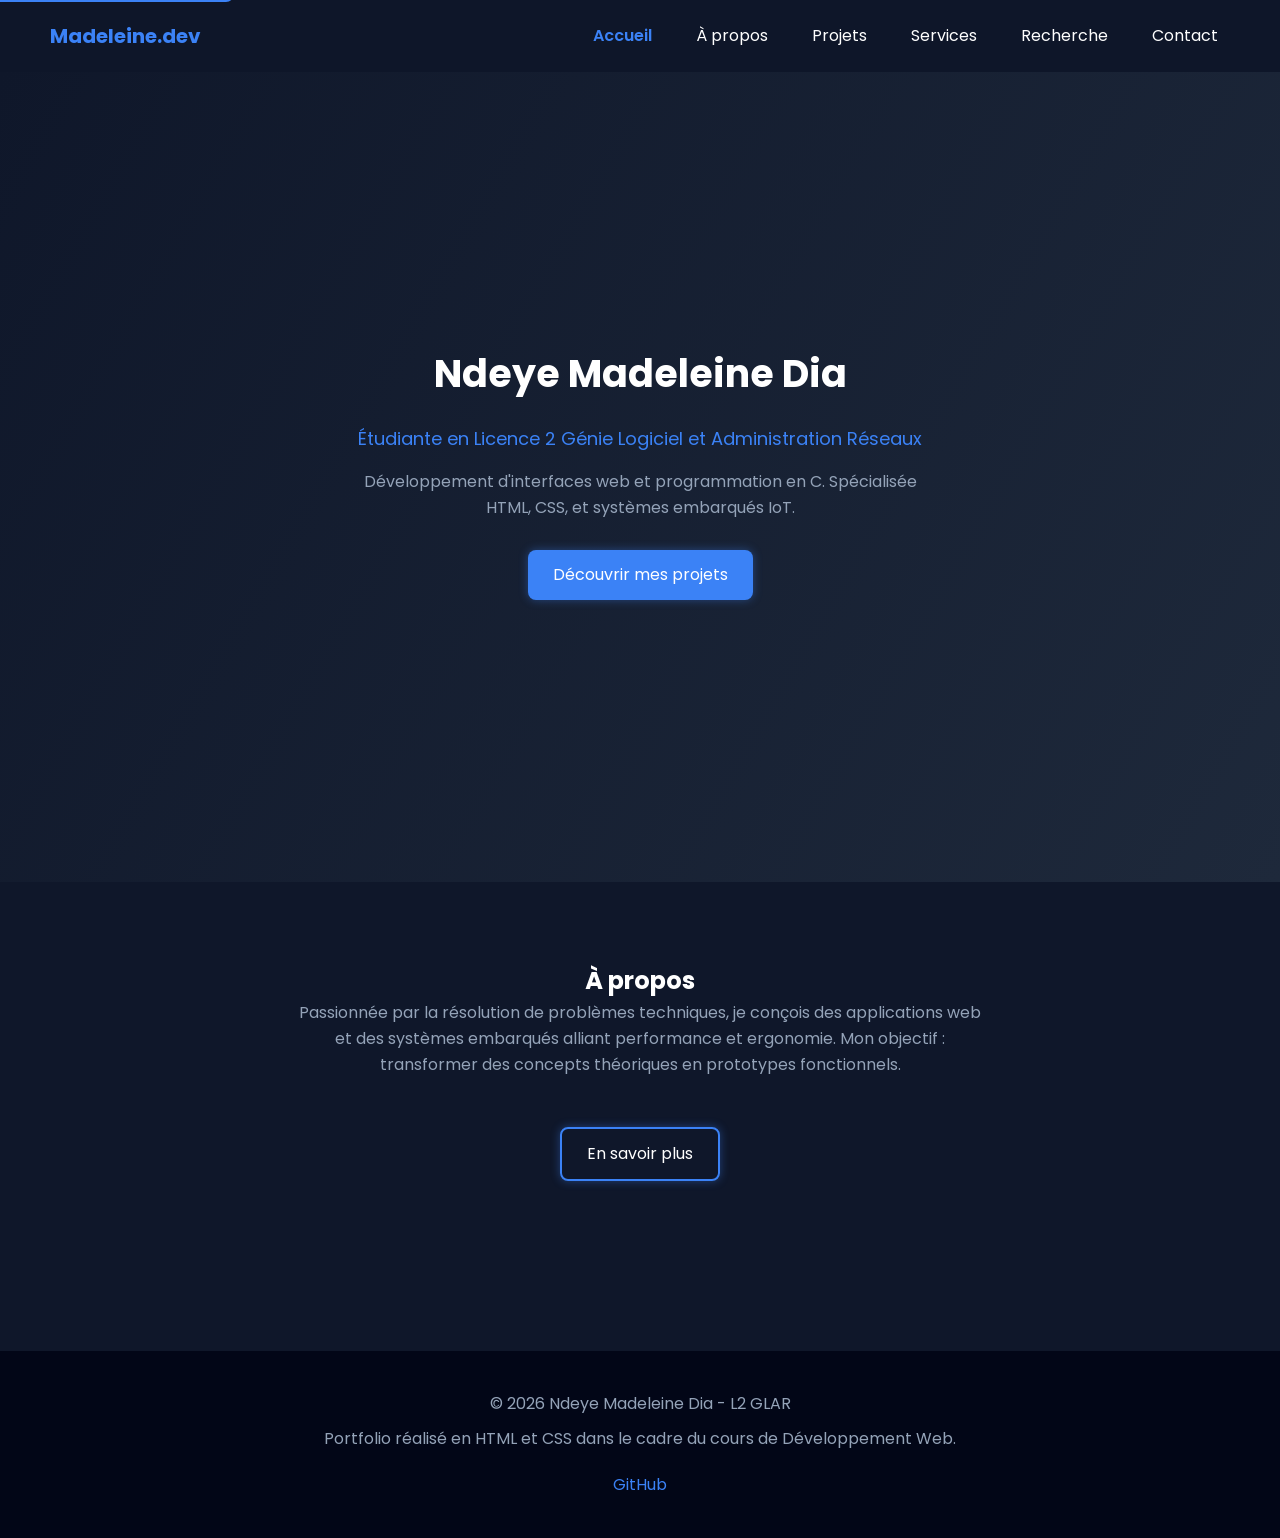
<file: index.html>
<!DOCTYPE html>
<html lang="fr">
<head>
    <meta charset="UTF-8">
    <meta name="viewport" content="width=device-width, initial-scale=1.0">
    <meta name="description" content="Portfolio de Ndeye Madeleine Dia, étudiante en L2 GLAR. Projets en C, HTML, CSS, IoT et OpenSSL.">
    <meta name="author" content="Ndeye Madeleine Dia">
    <title>Accueil - Portfolio Ndeye Madeleine Dia - L2 GLAR</title>
    <link rel="preconnect" href="https://fonts.googleapis.com">
    <link rel="preconnect" href="https://fonts.gstatic.com" crossorigin>
    <link href="https://fonts.googleapis.com/css2?family=Poppins:wght@300;400;600;700&display=swap" rel="stylesheet">
    <link rel="stylesheet" href="style.css">
</head>
<body>
    <a href="#main-content" class="skip-link">Aller au contenu principal</a>
    <header>
        <nav class="navbar" aria-label="Navigation principale">
            <a href="index.html" class="logo" aria-label="Retour à l'accueil - Madeleine.dev">Madeleine.dev</a>
            <ul>
                <li><a href="index.html" aria-current="page">Accueil</a></li>
                <li><a href="a-propos.html">À propos</a></li>
                <li><a href="projets.html">Projets</a></li>
                <li><a href="services.html">Services</a></li>
                <li><a href="recherche.html">Recherche</a></li>
                <li><a href="contact.html">Contact</a></li>
            </ul>
        </nav>
    </header>
    <main id="main-content">
        <section class="hero" aria-labelledby="hero-title">
            <h1 id="hero-title">Ndeye Madeleine Dia</h1>
            <p class="subtitle">Étudiante en Licence 2 Génie Logiciel et Administration Réseaux</p>
            <p>Développement d'interfaces web et programmation en C. Spécialisée HTML, CSS, et systèmes embarqués IoT.</p>
            <a href="projets.html" class="btn">Découvrir mes projets</a>
        </section>
        <section class="about-preview" aria-labelledby="about-title">
            <h2 id="about-title">À propos</h2>
            <p>Passionnée par la résolution de problèmes techniques, je conçois des applications web et des systèmes embarqués alliant performance et ergonomie. Mon objectif : transformer des concepts théoriques en prototypes fonctionnels.</p>
            <a href="a-propos.html" class="btn btn-secondary">En savoir plus</a>
        </section>
    </main>
    <footer>
        <p>&copy; 2026 Ndeye Madeleine Dia - L2 GLAR</p>
        <p>Portfolio réalisé en HTML et CSS dans le cadre du cours de Développement Web.</p>
        <ul class="socials" aria-label="Liens professionnels">
            <li><a href=" https://ndeye-madeleine.github.io/Ndeye-Madeleine-Madeleine-cpu.GitHub.io/">GitHub</a></li>
        </ul>
    </footer>
</body>
</html>
</file>
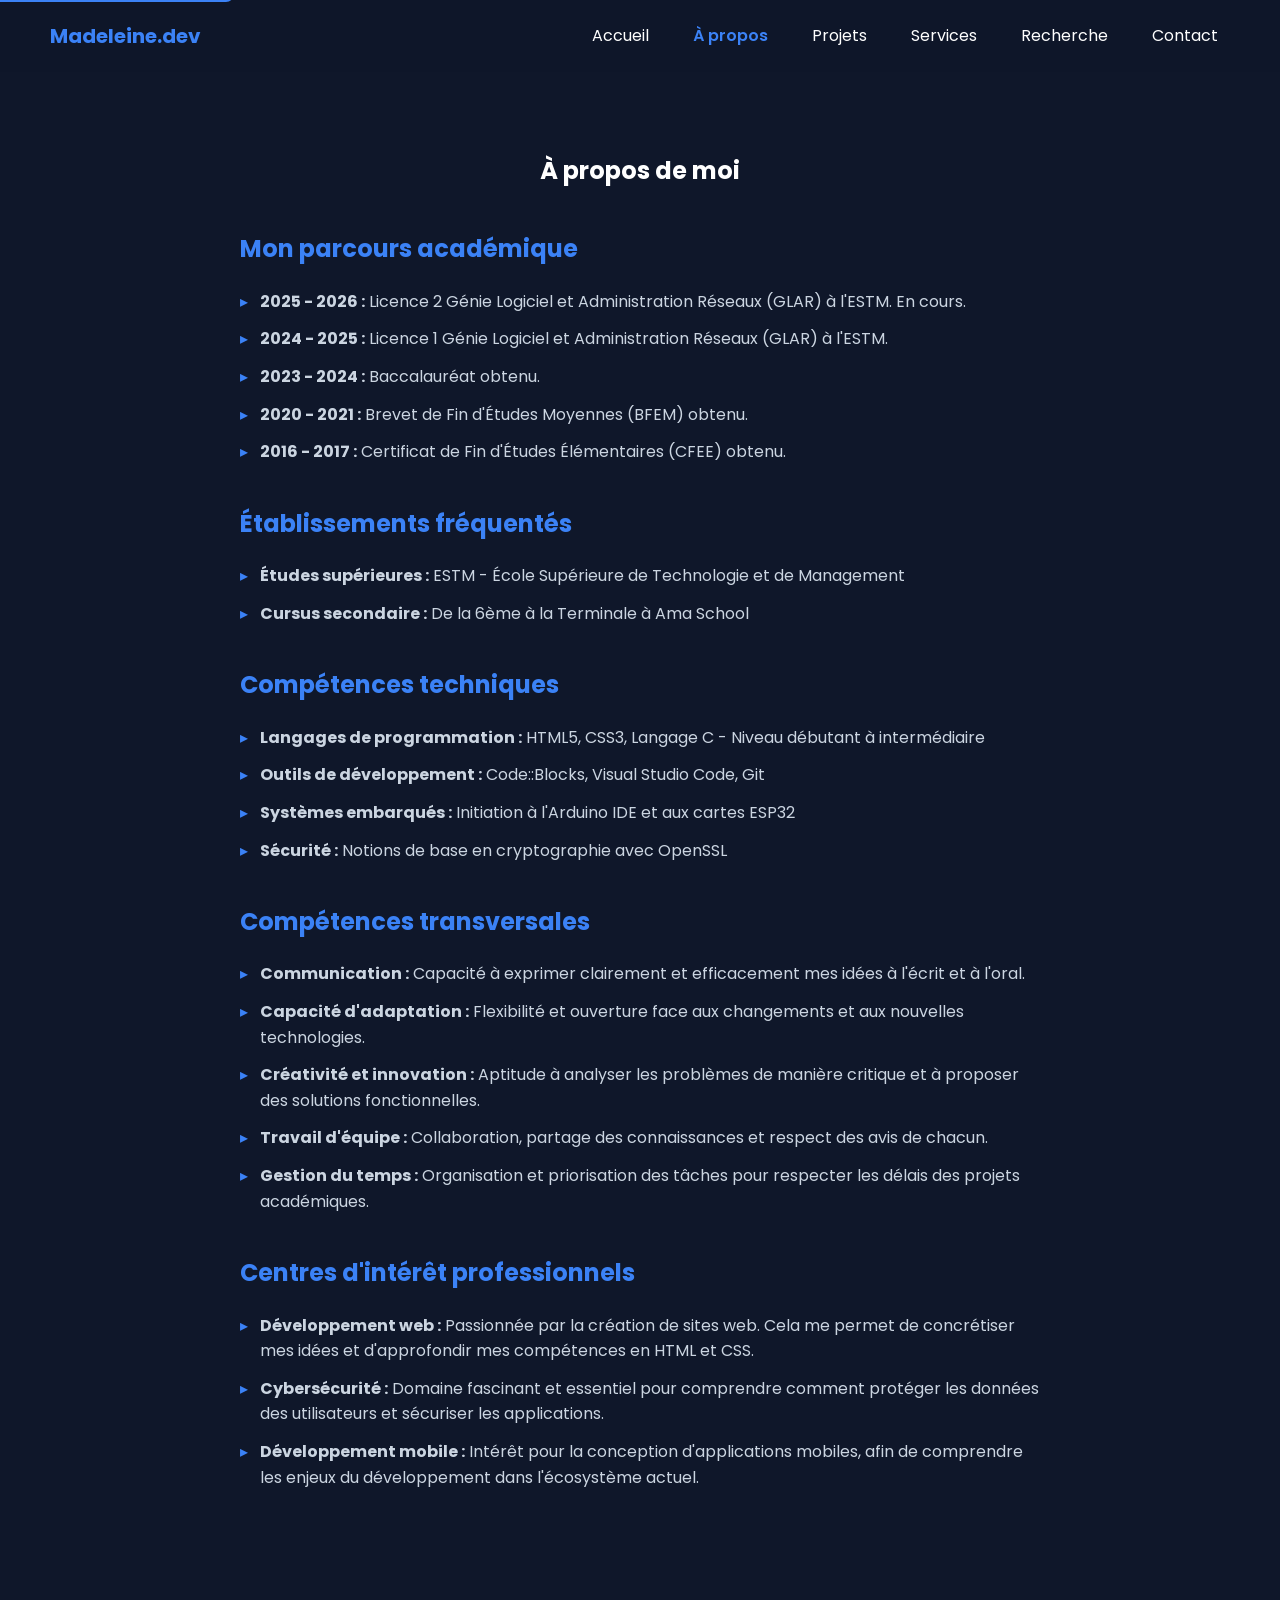
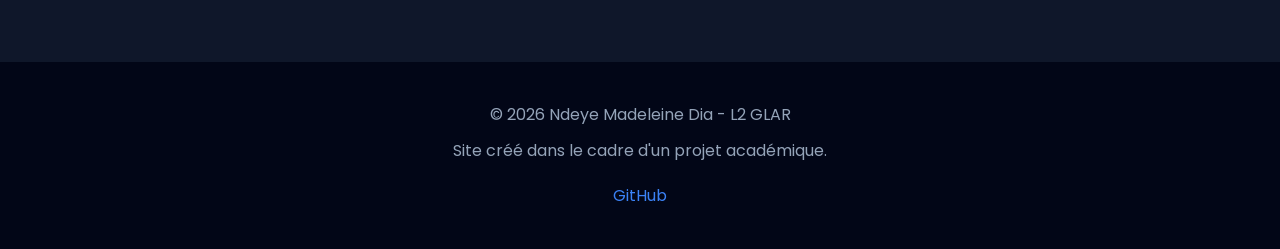
<file: a-propos.html>
<!DOCTYPE html>
<html lang="fr">
<head>
    <meta charset="UTF-8">
    <meta name="viewport" content="width=device-width, initial-scale=1.0">
    <meta name="description" content="Parcours de Ndeye Madeleine Dia, étudiante en L2 GLAR à l'ESTM. Compétences en HTML, CSS, C et IoT.">
    <meta name="author" content="Ndeye Madeleine Dia">
    <title>À propos - Portfolio Ndeye Madeleine Dia</title>
    <link rel="preconnect" href="https://fonts.googleapis.com">
    <link rel="preconnect" href="https://fonts.gstatic.com" crossorigin>
    <link href="https://fonts.googleapis.com/css2?family=Poppins:wght@300;400;600;700&display=swap" rel="stylesheet">
    <link rel="stylesheet" href="style.css">
</head>
<body>
    <a href="#main-content" class="skip-link">Aller au contenu principal</a>
    <header>
        <nav class="navbar" aria-label="Navigation principale">
            <a href="index.html" class="logo" aria-label="Retour à l'accueil - Madeleine.dev">Madeleine.dev</a>
            <ul>
                <li><a href="index.html">Accueil</a></li>
                <li><a href="a-propos.html" aria-current="page">À propos</a></li>
                <li><a href="projets.html">Projets</a></li>
                <li><a href="services.html">Services</a></li>
                <li><a href="recherche.html">Recherche</a></li>
                <li><a href="contact.html">Contact</a></li>
            </ul>
        </nav>
    </header>
    <main id="main-content">
        <section class="about" aria-labelledby="about-heading">
            <h1 id="about-heading">À propos de moi</h1>
            <article class="about-content">
                <h2>Mon parcours académique</h2>
                <ul class="timeline">
                    <li><strong>2025 - 2026 :</strong> Licence 2 Génie Logiciel et Administration Réseaux (GLAR) à l'ESTM. En cours.</li>
                    <li><strong>2024 - 2025 :</strong> Licence 1 Génie Logiciel et Administration Réseaux (GLAR) à l'ESTM.</li>
                    <li><strong>2023 - 2024 :</strong> Baccalauréat obtenu.</li>
                    <li><strong>2020 - 2021 :</strong> Brevet de Fin d'Études Moyennes (BFEM) obtenu.</li>
                    <li><strong>2016 - 2017 :</strong> Certificat de Fin d'Études Élémentaires (CFEE) obtenu.</li>
                </ul>
                <h2>Établissements fréquentés</h2>
                <ul>
                    <li><strong>Études supérieures :</strong> ESTM - École Supérieure de Technologie et de Management</li>
                    <li><strong>Cursus secondaire :</strong> De la 6ème à la Terminale à Ama School</li>
                </ul>
                <h2>Compétences techniques</h2>
                <ul class="skills-list">
                    <li><strong>Langages de programmation :</strong> HTML5, CSS3, Langage C - Niveau débutant à intermédiaire</li>
                    <li><strong>Outils de développement :</strong> Code::Blocks, Visual Studio Code, Git</li>
                    <li><strong>Systèmes embarqués :</strong> Initiation à l'Arduino IDE et aux cartes ESP32</li>
                    <li><strong>Sécurité :</strong> Notions de base en cryptographie avec OpenSSL</li>
                </ul>
                <h2>Compétences transversales</h2>
                <ul class="skills-list">
                    <li><strong>Communication :</strong> Capacité à exprimer clairement et efficacement mes idées à l'écrit et à l'oral.</li>
                    <li><strong>Capacité d'adaptation :</strong> Flexibilité et ouverture face aux changements et aux nouvelles technologies.</li>
                    <li><strong>Créativité et innovation :</strong> Aptitude à analyser les problèmes de manière critique et à proposer des solutions fonctionnelles.</li>
                    <li><strong>Travail d'équipe :</strong> Collaboration, partage des connaissances et respect des avis de chacun.</li>
                    <li><strong>Gestion du temps :</strong> Organisation et priorisation des tâches pour respecter les délais des projets académiques.</li>
                </ul>
                <h2>Centres d'intérêt professionnels</h2>
                <ul>
                    <li><strong>Développement web :</strong> Passionnée par la création de sites web. Cela me permet de concrétiser mes idées et d'approfondir mes compétences en HTML et CSS.</li>
                    <li><strong>Cybersécurité :</strong> Domaine fascinant et essentiel pour comprendre comment protéger les données des utilisateurs et sécuriser les applications.</li>
                    <li><strong>Développement mobile :</strong> Intérêt pour la conception d'applications mobiles, afin de comprendre les enjeux du développement dans l'écosystème actuel.</li>
                </ul>
            </article>
        </section>
    </main>
    <footer>
        <p>&copy; 2026 Ndeye Madeleine Dia - L2 GLAR</p>
        <p>Site créé dans le cadre d'un projet académique.</p>
        <ul class="socials" aria-label="Liens professionnels">
            <li><a href=" https://ndeye-madeleine.github.io/Ndeye-Madeleine-Madeleine-cpu.GitHub.io/">GitHub</a></li>
        </ul>
    </footer>
</body>
</html>
</file>
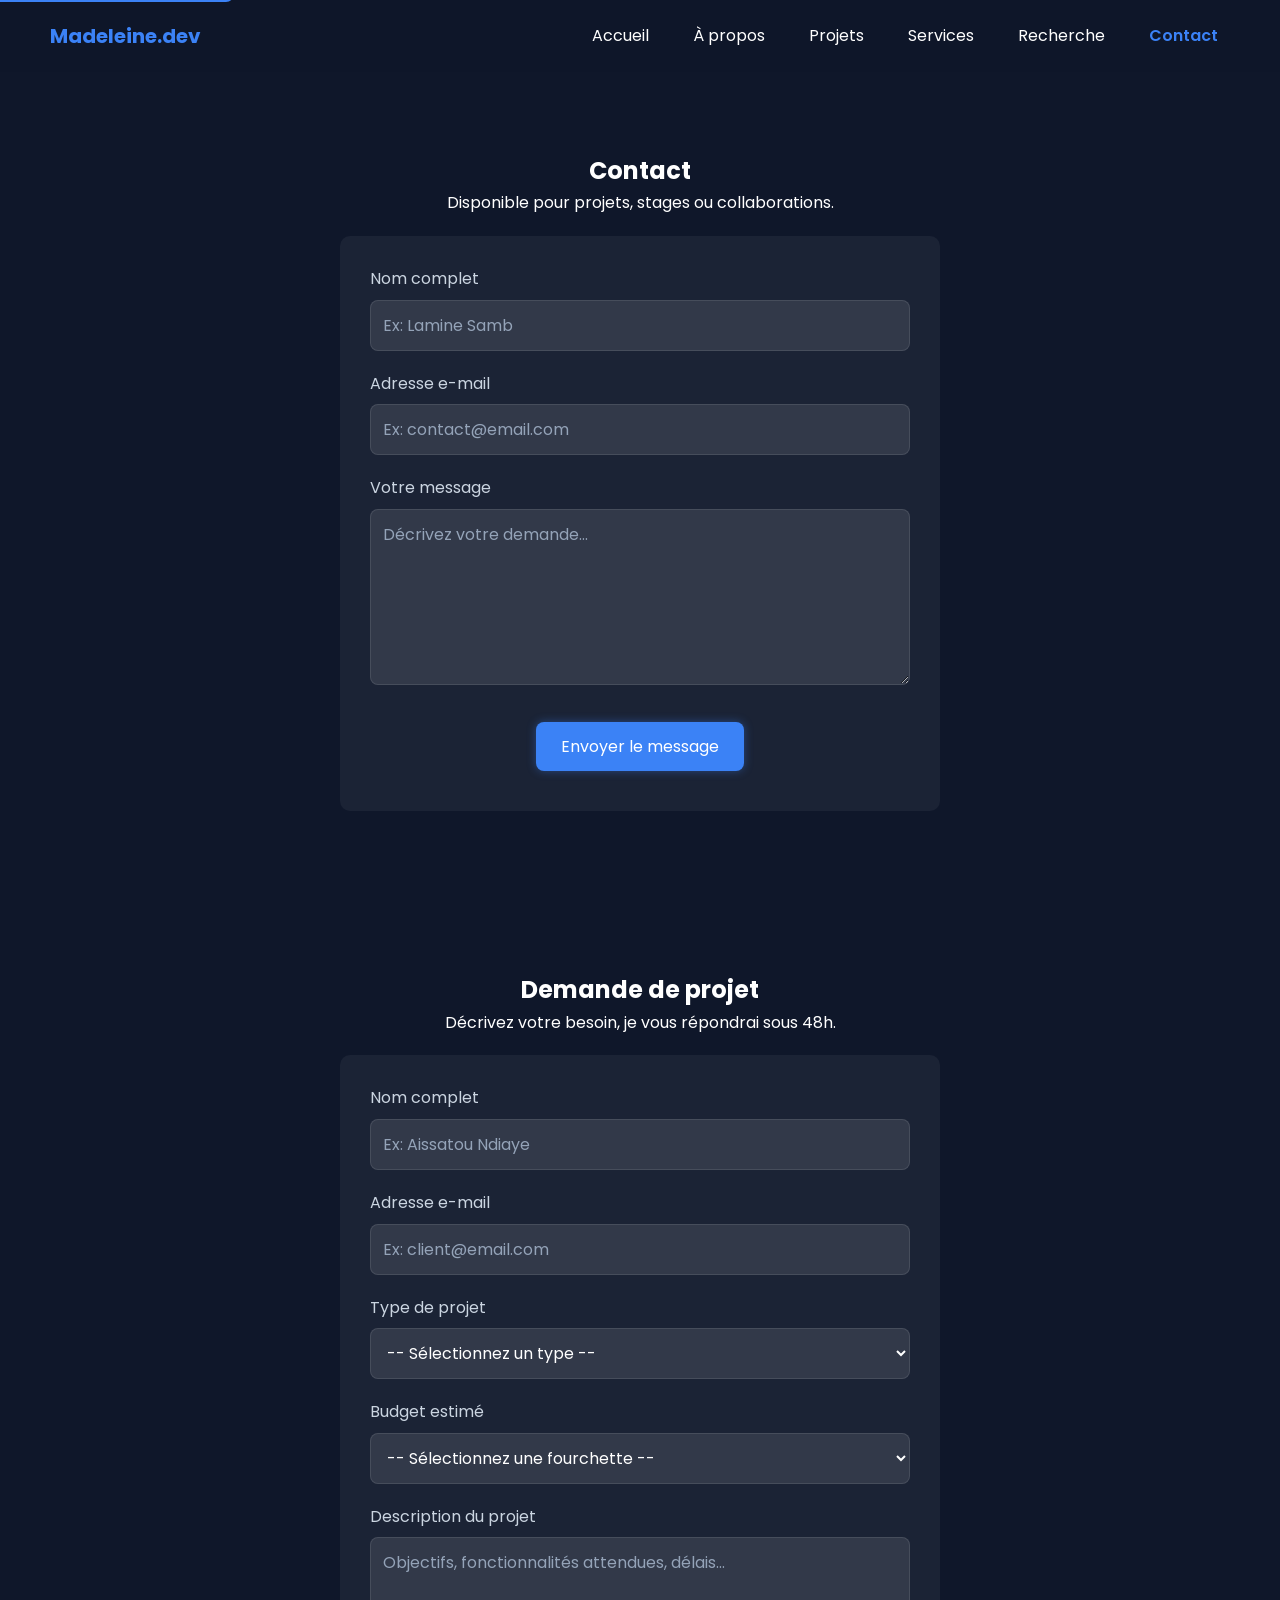
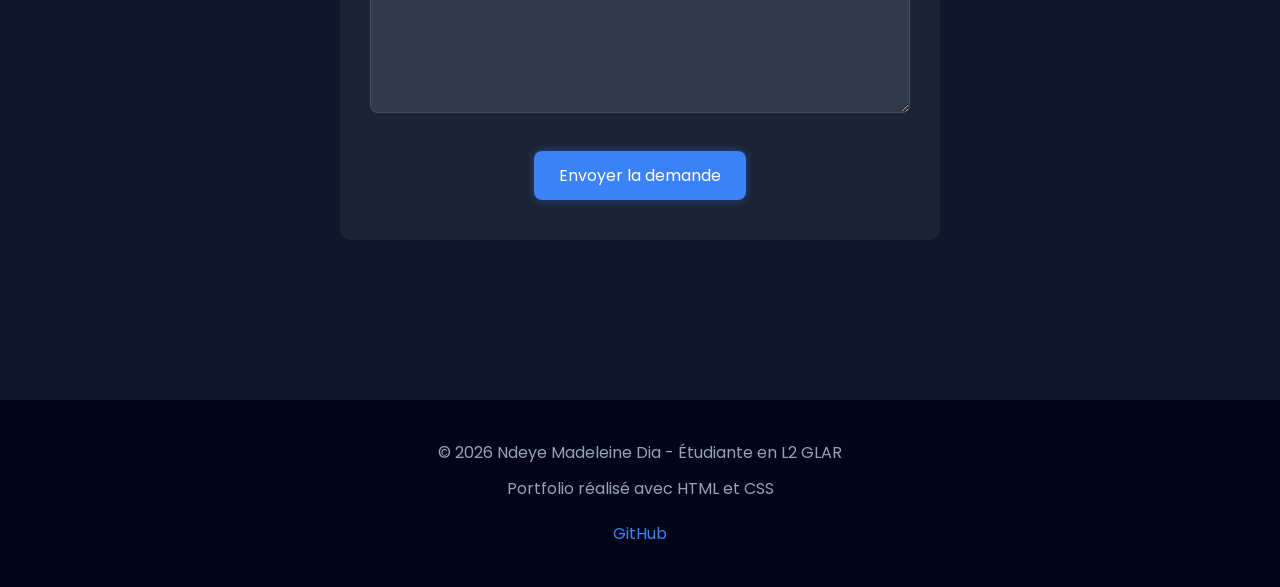
<file: contact.html>
<!DOCTYPE html>
<html lang="fr">
<head>
    <meta charset="UTF-8">
    <meta name="viewport" content="width=device-width, initial-scale=1.0">
    <meta name="description" content="Contactez Ndeye Madeleine Dia pour projets, stages ou collaborations en développement web.">
    <meta name="author" content="Ndeye Madeleine Dia">
    <title>Contact – Madeleine.dev</title>
    <link rel="preconnect" href="https://fonts.googleapis.com">
    <link rel="preconnect" href="https://fonts.gstatic.com" crossorigin>
    <link href="https://fonts.googleapis.com/css2?family=Poppins:wght@300;400;600;700&display=swap" rel="stylesheet">
    <link rel="stylesheet" href="style.css">
</head>
<body>
    <a href="#main-content" class="skip-link">Aller au contenu principal</a>
    <header>
        <nav class="navbar" aria-label="Navigation principale">
            <a href="index.html" class="logo" aria-label="Retour à l'accueil - Madeleine.dev">Madeleine.dev</a>
            <ul>
                <li><a href="index.html">Accueil</a></li>
                <li><a href="a-propos.html">À propos</a></li>
                <li><a href="projets.html">Projets</a></li>
                <li><a href="services.html">Services</a></li>
                <li><a href="recherche.html">Recherche</a></li>
                <li><a href="contact.html" aria-current="page">Contact</a></li>
            </ul>
        </nav>
    </header>
    <main id="main-content">
        <section class="contact">
            <h1>Contact</h1>
            <p>Disponible pour projets, stages ou collaborations.</p>
            <form action="#" method="POST" class="form-contact">
                <div class="form-group">
                    <label for="nom">Nom complet</label>
                    <input type="text" id="nom" name="nom" placeholder="Ex: Lamine Samb" required>
                </div>
                <div class="form-group">
                    <label for="email">Adresse e-mail</label>
                    <input type="email" id="email" name="email" placeholder="Ex: contact@email.com" required>
                </div>
                <div class="form-group">
                    <label for="message">Votre message</label>
                    <textarea id="message" name="message" rows="6" placeholder="Décrivez votre demande..." required></textarea>
                </div>
                <button type="submit" class="btn">Envoyer le message</button>
            </form>
        </section>
        <section class="project-request">
            <h2>Demande de projet</h2>
            <p>Décrivez votre besoin, je vous répondrai sous 48h.</p>
            <form action="#" method="POST" class="form-project">
                <div class="form-group">
                    <label for="nomProjet">Nom complet</label>
                    <input type="text" id="nomProjet" name="nomProjet" placeholder="Ex: Aissatou Ndiaye" required>
                </div>
                <div class="form-group">
                    <label for="emailProjet">Adresse e-mail</label>
                    <input type="email" id="emailProjet" name="emailProjet" placeholder="Ex: client@email.com" required>
                </div>
                <div class="form-group">
                    <label for="typeProjet">Type de projet</label>
                    <select id="typeProjet" name="typeProjet" required>
                        <option value="">-- Sélectionnez un type --</option>
                        <option value="site-vitrine">Site vitrine</option>
                        <option value="e-commerce">Site e-commerce</option>
                        <option value="application-web">Application web</option>
                        <option value="refonte">Refonte de site</option>
                        <option value="autre">Autre</option>
                    </select>
                </div>
                <div class="form-group">
                    <label for="budgetProjet">Budget estimé</label>
                    <select id="budgetProjet" name="budgetProjet" required>
                        <option value="">-- Sélectionnez une fourchette --</option>
                        <option value="moins-500k">Moins de 500 000 FCFA</option>
                        <option value="500k-1m">500 000 - 1 000 000 FCFA</option>
                        <option value="1m-3m">1 000 000 - 3 000 000 FCFA</option>
                        <option value="plus-3m">Plus de 3 000 000 FCFA</option>
                    </select>
                </div>
                <div class="form-group">
                    <label for="descriptionProjet">Description du projet</label>
                    <textarea id="descriptionProjet" name="descriptionProjet" rows="6" placeholder="Objectifs, fonctionnalités attendues, délais..." required></textarea>
                </div>
                <button type="submit" class="btn">Envoyer la demande</button>
            </form>
        </section>
    </main>
    <footer>
        <p>&copy; 2026 Ndeye Madeleine Dia - Étudiante en L2 GLAR</p>
        <p>Portfolio réalisé avec HTML et CSS</p>
        <ul class="socials" aria-label="Liens professionnels">
            <li><a href=" https://ndeye-madeleine.github.io/Ndeye-Madeleine-Madeleine-cpu.GitHub.io/">GitHub</a></li>
        </ul>
    </footer>
</body>
</html>
</file>
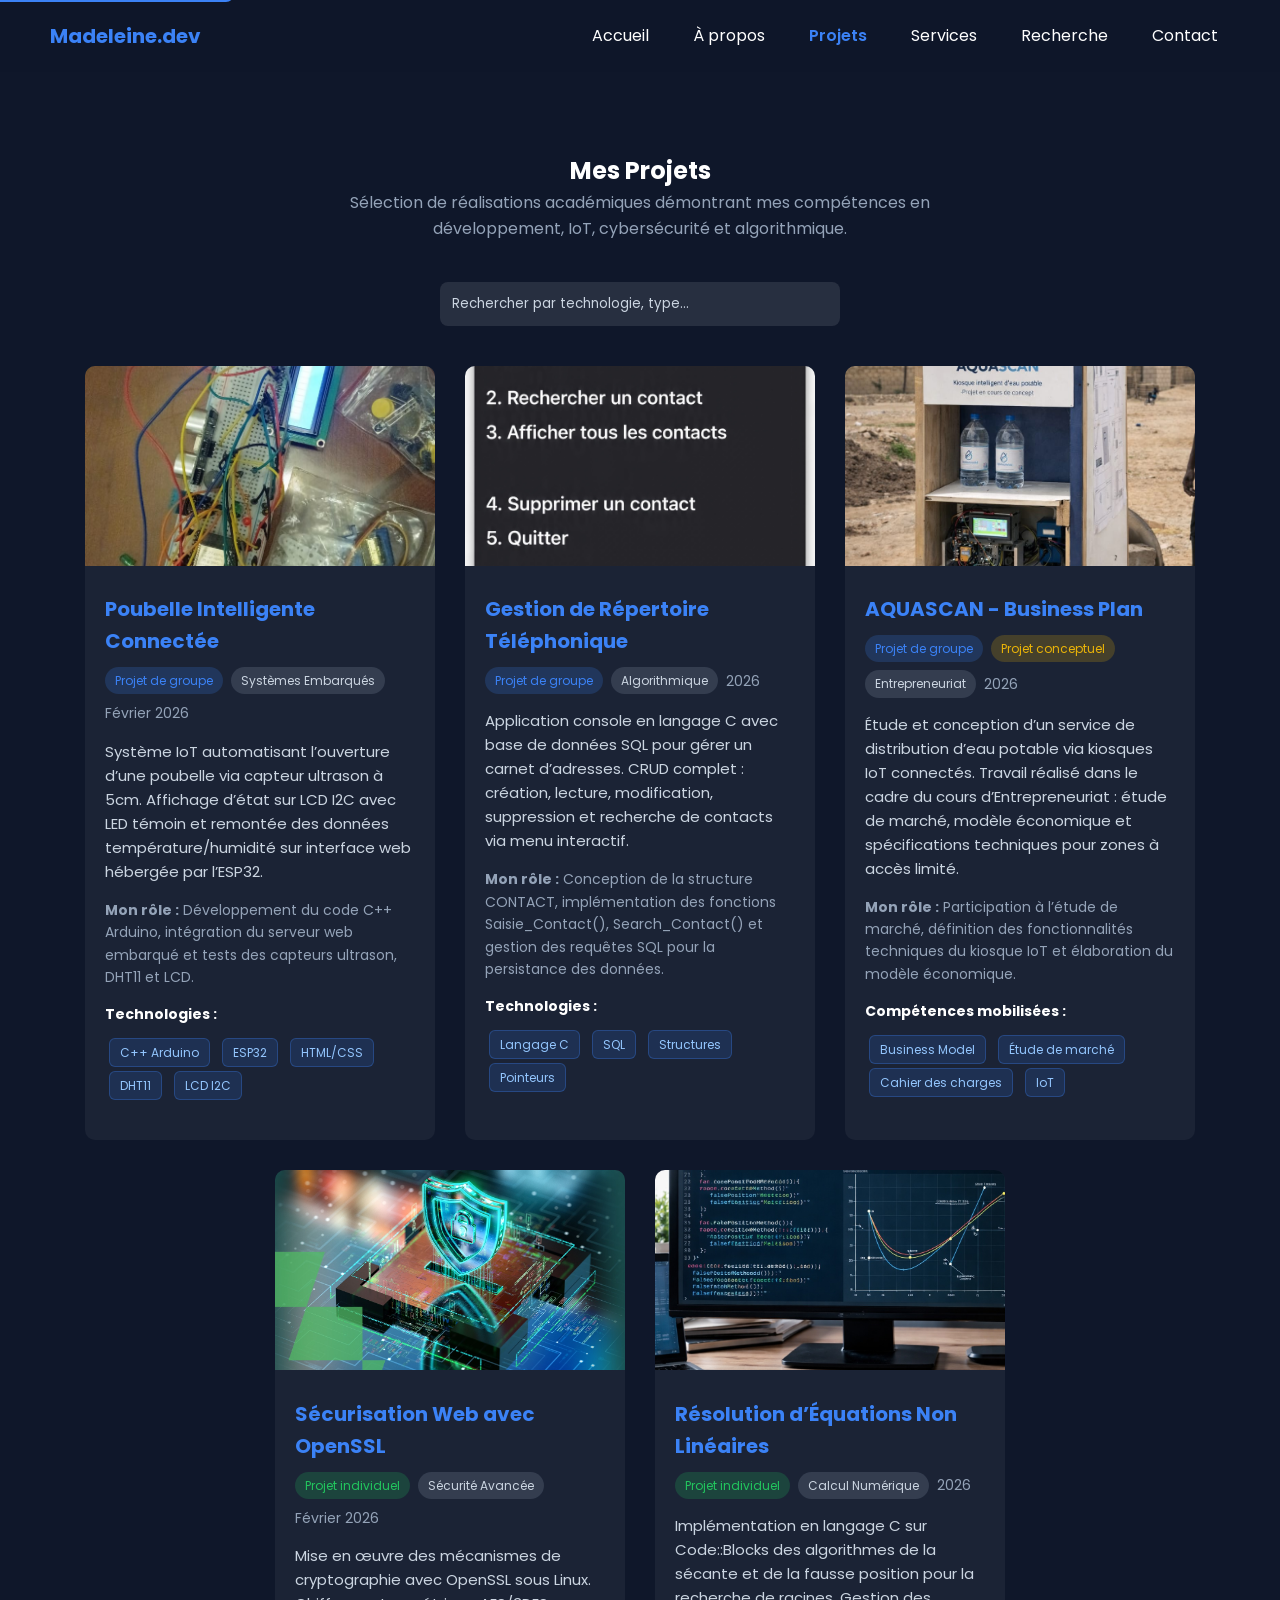
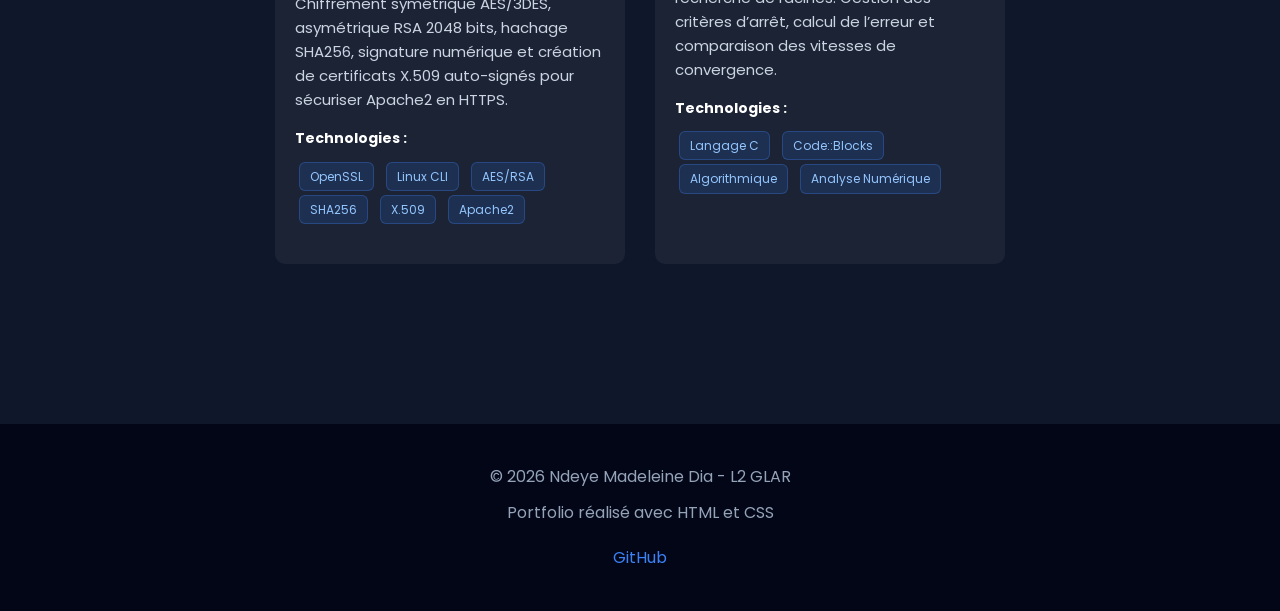
<file: projets.html>
<!DOCTYPE html>
<html lang="fr">
<head>
    <meta charset="UTF-8">
    <meta name="viewport" content="width=device-width, initial-scale=1.0">
    <meta name="description" content="Portfolio de Ndeye Madeleine Dia : projets en IoT, cybersécurité, programmation C, SQL et entrepreneuriat. Étudiante L2 GLAR à Dakar.">
    <meta name="author" content="Ndeye Madeleine Dia">
    <title>Mes Projets – Madeleine.dev</title>
    <link rel="preconnect" href="https://fonts.googleapis.com">
    <link rel="preconnect" href="https://fonts.gstatic.com" crossorigin>
    <link href="https://fonts.googleapis.com/css2?family=Poppins:wght@300;400;600;700&display=swap" rel="stylesheet">
    <link rel="stylesheet" href="style.css">
</head>
<body>
    <a href="#main-content" class="skip-link">Aller au contenu principal</a>
    <header>
        <nav class="navbar" aria-label="Navigation principale">
            <a href="index.html" class="logo" aria-label="Retour à l'accueil - Madeleine.dev">Madeleine.dev</a>
            <ul>
                <li><a href="index.html">Accueil</a></li>
                <li><a href="a-propos.html">À propos</a></li>
                <li><a href="projets.html" aria-current="page">Projets</a></li>
                <li><a href="services.html">Services</a></li>
                <li><a href="recherche.html">Recherche</a></li>
                <li><a href="contact.html">Contact</a></li>
            </ul>
        </nav>
    </header>
    <main id="main-content">
        <section class="projects">
            <h1>Mes Projets</h1>
            <p class="projects-intro">Sélection de réalisations académiques démontrant mes compétences en développement, IoT, cybersécurité et algorithmique.</p>
            <div class="search-wrapper">
                <label for="searchProject" class="sr-only">Rechercher un projet</label>
                <input type="search" id="searchProject" name="searchProject" placeholder="Rechercher par technologie, type..." class="search">
            </div>
            <div class="projects-container">
                <article class="project-card">
                    <img src="poubelle-iot.jpeg" alt="Prototype de poubelle intelligente avec ESP32, capteur ultrason et écran LCD">
                    <div class="project-content">
                        <h2>Poubelle Intelligente Connectée</h2>
                        <div class="project-meta">
                            <span class="tag group">Projet de groupe</span>
                            <span class="tag">Systèmes Embarqués</span>
                            <time datetime="2026-02">Février 2026</time>
                        </div>
                        <p class="project-desc">Système IoT automatisant l’ouverture d’une poubelle via capteur ultrason à 5cm. Affichage d’état sur LCD I2C avec LED témoin et remontée des données température/humidité sur interface web hébergée par l’ESP32.</p>
                        <p class="project-role"><strong>Mon rôle :</strong> Développement du code C++ Arduino, intégration du serveur web embarqué et tests des capteurs ultrason, DHT11 et LCD.</p>
                        <div class="project-tech">
                            <strong>Technologies :</strong>
                            <span class="tech-badge">C++ Arduino</span>
                            <span class="tech-badge">ESP32</span>
                            <span class="tech-badge">HTML/CSS</span>
                            <span class="tech-badge">DHT11</span>
                            <span class="tech-badge">LCD I2C</span>
                        </div>
                    </div>
                </article>
                <article class="project-card">
                    <img src="repertoire-c.jpeg" alt="Interface console de l'application de gestion de répertoire téléphonique en C">
                    <div class="project-content">
                        <h2>Gestion de Répertoire Téléphonique</h2>
                        <div class="project-meta">
                            <span class="tag group">Projet de groupe</span>
                            <span class="tag">Algorithmique</span>
                            <time datetime="2026">2026</time>
                        </div>
                        <p class="project-desc">Application console en langage C avec base de données SQL pour gérer un carnet d’adresses. CRUD complet : création, lecture, modification, suppression et recherche de contacts via menu interactif.</p>
                        <p class="project-role"><strong>Mon rôle :</strong> Conception de la structure CONTACT, implémentation des fonctions Saisie_Contact(), Search_Contact() et gestion des requêtes SQL pour la persistance des données.</p>
                        <div class="project-tech">
                            <strong>Technologies :</strong>
                            <span class="tech-badge">Langage C</span>
                            <span class="tech-badge">SQL</span>
                            <span class="tech-badge">Structures</span>
                            <span class="tech-badge">Pointeurs</span>
                        </div>
                    </div>
                </article>
                <article class="project-card">
                    <img src="aquascan.jpeg" alt="Schéma conceptuel d'un kiosque intelligent de filtration d'eau AQUASCAN">
                    <div class="project-content">
                        <h2>AQUASCAN - Business Plan</h2>
                        <div class="project-meta">
                            <span class="tag group">Projet de groupe</span>
                            <span class="tag future">Projet conceptuel</span>
                            <span class="tag">Entrepreneuriat</span>
                            <time datetime="2026">2026</time>
                        </div>
                        <p class="project-desc">Étude et conception d’un service de distribution d’eau potable via kiosques IoT connectés. Travail réalisé dans le cadre du cours d’Entrepreneuriat : étude de marché, modèle économique et spécifications techniques pour zones à accès limité.</p>
                        <p class="project-role"><strong>Mon rôle :</strong> Participation à l’étude de marché, définition des fonctionnalités techniques du kiosque IoT et élaboration du modèle économique.</p>
                        <div class="project-tech">
                            <strong>Compétences mobilisées :</strong>
                            <span class="tech-badge">Business Model</span>
                            <span class="tech-badge">Étude de marché</span>
                            <span class="tech-badge">Cahier des charges</span>
                            <span class="tech-badge">IoT</span>
                        </div>
                    </div>
                </article>
                <article class="project-card">
                    <img src="openssl.jpeg" alt="Terminal Linux montrant la génération de certificats X.509 avec OpenSSL">
                    <div class="project-content">
                        <h2>Sécurisation Web avec OpenSSL</h2>
                        <div class="project-meta">
                            <span class="tag solo">Projet individuel</span>
                            <span class="tag">Sécurité Avancée</span>
                            <time datetime="2026-02">Février 2026</time>
                        </div>
                        <p class="project-desc">Mise en œuvre des mécanismes de cryptographie avec OpenSSL sous Linux. Chiffrement symétrique AES/3DES, asymétrique RSA 2048 bits, hachage SHA256, signature numérique et création de certificats X.509 auto-signés pour sécuriser Apache2 en HTTPS.</p>
                        <div class="project-tech">
                            <strong>Technologies :</strong>
                            <span class="tech-badge">OpenSSL</span>
                            <span class="tech-badge">Linux CLI</span>
                            <span class="tech-badge">AES/RSA</span>
                            <span class="tech-badge">SHA256</span>
                            <span class="tech-badge">X.509</span>
                            <span class="tech-badge">Apache2</span>
                        </div>
                    </div>
                </article>
                <article class="project-card">
                    <img src="methodes-numeriques.jpeg" alt="Graphique de convergence des méthodes de la sécante et fausse position en C">
                    <div class="project-content">
                        <h2>Résolution d’Équations Non Linéaires</h2>
                        <div class="project-meta">
                            <span class="tag solo">Projet individuel</span>
                            <span class="tag">Calcul Numérique</span>
                            <time datetime="2026">2026</time>
                        </div>
                        <p class="project-desc">Implémentation en langage C sur Code::Blocks des algorithmes de la sécante et de la fausse position pour la recherche de racines. Gestion des critères d’arrêt, calcul de l’erreur et comparaison des vitesses de convergence.</p>
                        <div class="project-tech">
                            <strong>Technologies :</strong>
                            <span class="tech-badge">Langage C</span>
                            <span class="tech-badge">Code::Blocks</span>
                            <span class="tech-badge">Algorithmique</span>
                            <span class="tech-badge">Analyse Numérique</span>
                        </div>
                    </div>
                </article>
            </div>
        </section>
    </main>
    <footer>
        <p>&copy; 2026 Ndeye Madeleine Dia - L2 GLAR</p>
        <p>Portfolio réalisé avec HTML et CSS</p>
        <ul class="socials" aria-label="Liens professionnels">
            <li><a href=" https://ndeye-madeleine.github.io/Ndeye-Madeleine-Madeleine-cpu.GitHub.io/">GitHub</a></li>
            
        </ul>
    </footer>
</body>
</html>
</file>
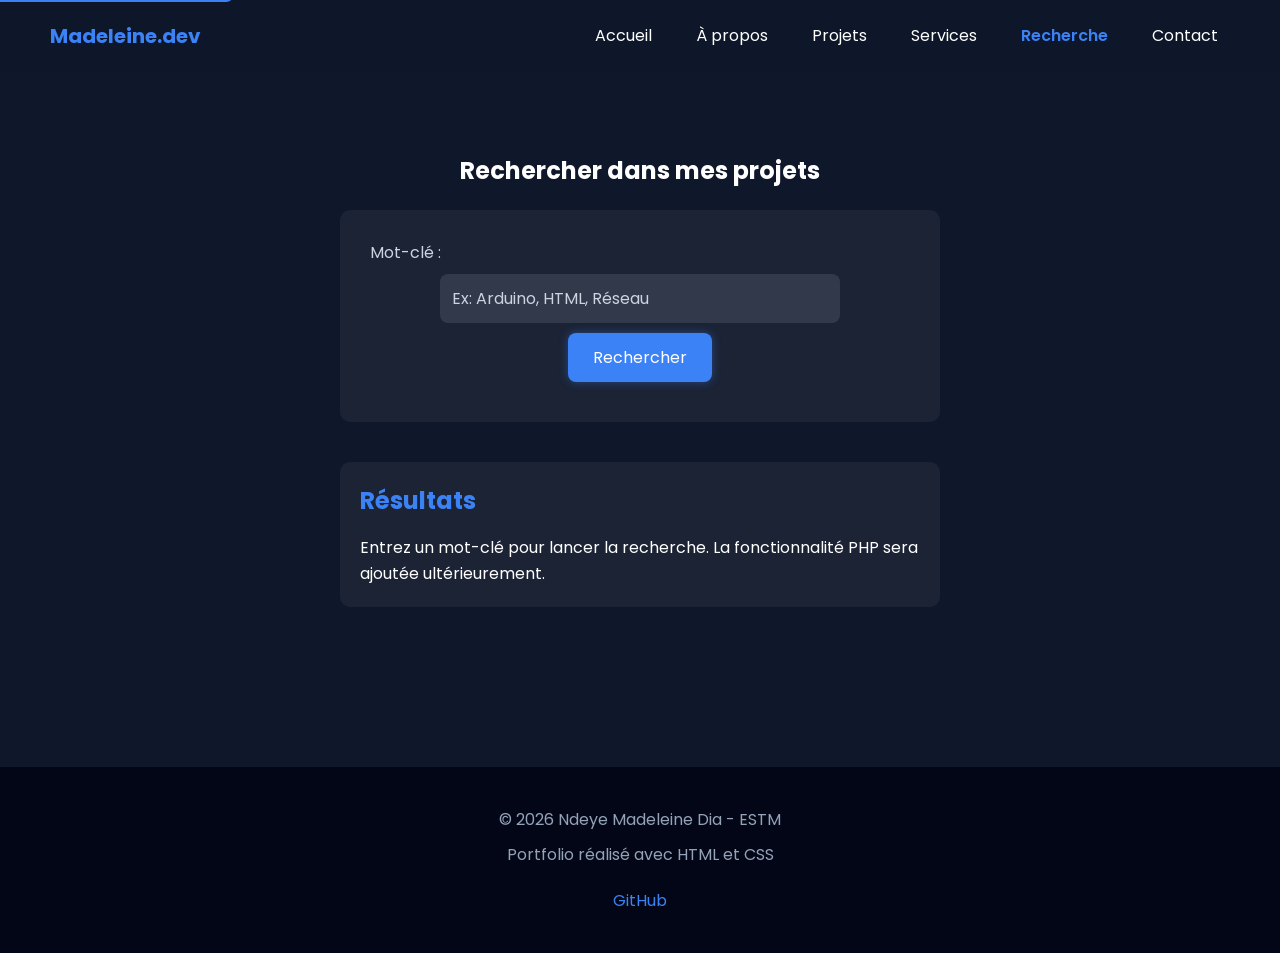
<file: recherche.html>
<!DOCTYPE html>
<html lang="fr">
<head>
    <meta charset="UTF-8">
    <meta name="viewport" content="width=device-width, initial-scale=1.0">
    <meta name="description" content="Rechercher dans les projets de Ndeye Madeleine Dia par technologie ou mot-clé.">
    <meta name="author" content="Ndeye Madeleine Dia">
    <title>Recherche | Portfolio Ndeye Madeleine Dia</title>
    <link rel="preconnect" href="https://fonts.googleapis.com">
    <link rel="preconnect" href="https://fonts.gstatic.com" crossorigin>
    <link href="https://fonts.googleapis.com/css2?family=Poppins:wght@300;400;600;700&display=swap" rel="stylesheet">
    <link rel="stylesheet" href="style.css">
</head>
<body>
    <a href="#main-content" class="skip-link">Aller au contenu principal</a>
    <header>
        <nav class="navbar" aria-label="Navigation principale">
            <a href="index.html" class="logo" aria-label="Retour à l'accueil - Madeleine.dev">Madeleine.dev</a>
            <ul>
                <li><a href="index.html">Accueil</a></li>
                <li><a href="a-propos.html">À propos</a></li>
                <li><a href="projets.html">Projets</a></li>
                <li><a href="services.html">Services</a></li>
                <li><a href="recherche.html" aria-current="page">Recherche</a></li>
                <li><a href="contact.html">Contact</a></li>
            </ul>
        </nav>
    </header>
    <main id="main-content">
        <section class="recherche" aria-labelledby="search-heading">
            <h1 id="search-heading">Rechercher dans mes projets</h1>
            <form role="search" class="form-recherche">
                <label for="champ-recherche">Mot-clé :</label>
                <input type="search" id="champ-recherche" name="q" placeholder="Ex: Arduino, HTML, Réseau" class="search" required>
                <button type="submit" class="btn">Rechercher</button>
            </form>
            <div aria-live="polite" aria-atomic="true" class="resultats">
                <h2>Résultats</h2>
                <div id="zone-resultats">
                    <p>Entrez un mot-clé pour lancer la recherche. La fonctionnalité PHP sera ajoutée ultérieurement.</p>
                </div>
            </div>
        </section>
    </main>
    <footer>
        <p>&copy; 2026 Ndeye Madeleine Dia - ESTM</p>
        <p>Portfolio réalisé avec HTML et CSS</p>
        <ul class="socials" aria-label="Liens professionnels">
            <li><a href=" https://ndeye-madeleine.github.io/Ndeye-Madeleine-Madeleine-cpu.GitHub.io/">GitHub</a></li>
        </ul>
    </footer>
</body>
</html>
</file>
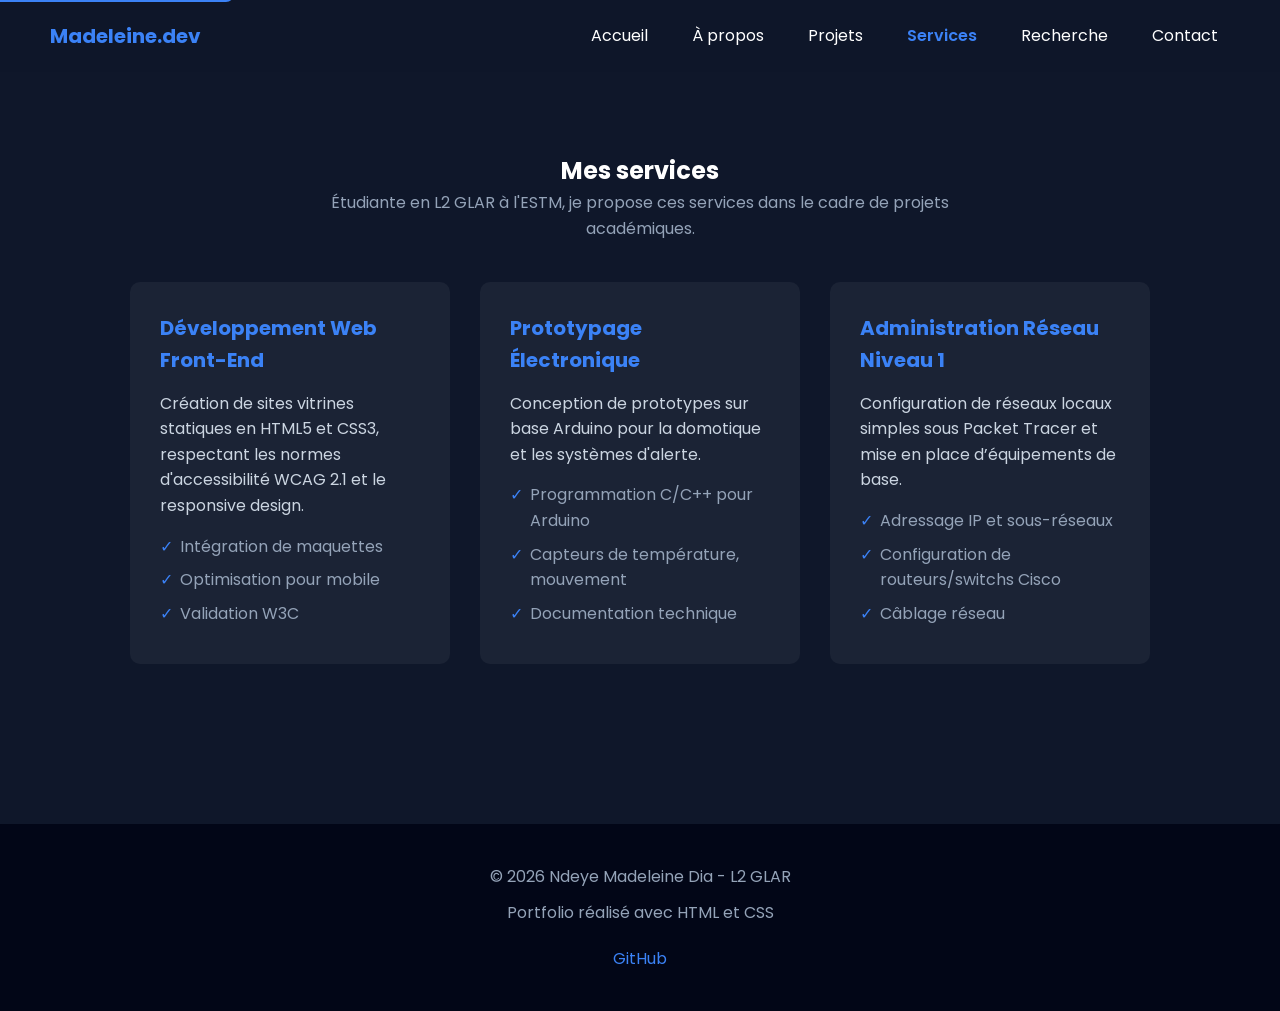
<file: services.html>
<!DOCTYPE html>
<html lang="fr">
<head>
    <meta charset="UTF-8">
    <meta name="viewport" content="width=device-width, initial-scale=1.0">
    <meta name="description" content="Services proposés par Ndeye Madeleine Dia : développement web front-end, prototypage électronique et administration réseau niveau 1.">
    <meta name="author" content="Ndeye Madeleine Dia">
    <title>Services | Portfolio Ndeye Madeleine Dia</title>
    <link rel="preconnect" href="https://fonts.googleapis.com">
    <link rel="preconnect" href="https://fonts.gstatic.com" crossorigin>
    <link href="https://fonts.googleapis.com/css2?family=Poppins:wght@300;400;600;700&display=swap" rel="stylesheet">
    <link rel="stylesheet" href="style.css">
</head>
<body>
    <a href="#main-content" class="skip-link">Aller au contenu principal</a>
    <header>
        <nav class="navbar" aria-label="Navigation principale">
            <a href="index.html" class="logo" aria-label="Retour à l'accueil - Madeleine.dev">Madeleine.dev</a>
            <ul>
                <li><a href="index.html">Accueil</a></li>
                <li><a href="a-propos.html">À propos</a></li>
                <li><a href="projets.html">Projets</a></li>
                <li><a href="services.html" aria-current="page">Services</a></li>
                <li><a href="recherche.html">Recherche</a></li>
                <li><a href="contact.html">Contact</a></li>
            </ul>
        </nav>
    </header>
    <main id="main-content">
        <section class="services" aria-labelledby="services-heading">
            <h1 id="services-heading">Mes services</h1>
            <p class="services-intro">Étudiante en L2 GLAR à l'ESTM, je propose ces services dans le cadre de projets académiques.</p>
            <div class="services-container">
                <article class="service-card">
                    <h2 id="dev-web-titre">Développement Web Front-End</h2>
                    <p>Création de sites vitrines statiques en HTML5 et CSS3, respectant les normes d'accessibilité WCAG 2.1 et le responsive design.</p>
                    <ul>
                        <li>Intégration de maquettes</li>
                        <li>Optimisation pour mobile</li>
                        <li>Validation W3C</li>
                    </ul>
                </article>
                <article class="service-card">
                    <h2 id="embarque-titre">Prototypage Électronique</h2>
                    <p>Conception de prototypes sur base Arduino pour la domotique et les systèmes d'alerte.</p>
                    <ul>
                        <li>Programmation C/C++ pour Arduino</li>
                        <li>Capteurs de température, mouvement</li>
                        <li>Documentation technique</li>
                    </ul>
                </article>
                <article class="service-card">
                    <h2 id="reseau-titre">Administration Réseau Niveau 1</h2>
                    <p>Configuration de réseaux locaux simples sous Packet Tracer et mise en place d’équipements de base.</p>
                    <ul>
                        <li>Adressage IP et sous-réseaux</li>
                        <li>Configuration de routeurs/switchs Cisco</li>
                        <li>Câblage réseau</li>
                    </ul>
                </article>
            </div>
        </section>
    </main>
    <footer>
        <p>&copy; 2026 Ndeye Madeleine Dia - L2 GLAR</p>
        <p>Portfolio réalisé avec HTML et CSS</p>
        <ul class="socials" aria-label="Liens professionnels">
            <li><a href=" https://ndeye-madeleine.github.io/Ndeye-Madeleine-Madeleine-cpu.GitHub.io/">GitHub</a></li>
        </ul>
    </footer>
</body>
</html>
</file>
<file: style.css>
/* RESET */
* {
    margin: 0;
    padding: 0;
    box-sizing: border-box;
}

/* SCROLL */
html {
    scroll-behavior: smooth;
}

/* BODY */
body {
    font-family: 'Poppins', sans-serif;
    background: #0f172a;
    color: white;
    animation: fadeIn 1s ease-in;
    line-height: 1.6;
}

/* SKIP-LINK ACCESSIBILITÉ */
.skip-link {
    position: absolute;
    top: -40px;
    left: 0;
    background: #3b82f6;
    color: white;
    padding: 8px 16px;
    z-index: 9999;
    text-decoration: none;
    border-radius: 0 0 8px 0;
}

.skip-link:focus {
    top: 0;
}

/* NAVBAR */
.navbar {
    display: flex;
    justify-content: space-between;
    align-items: center;
    padding: 20px 50px;
    position: sticky;
    top: 0;
    background: rgba(15, 23, 42, 0.85);
    backdrop-filter: blur(10px);
    z-index: 1000;
}

.logo {
    color: #3b82f6;
    font-weight: 700;
    font-size: 1.25rem;
    text-decoration: none;
}

/* NAV LINKS */
.navbar ul {
    display: flex;
    list-style: none;
    gap: 20px;
}

.navbar ul li a {
    color: white;
    text-decoration: none;
    transition: 0.3s;
    padding: 8px 12px;
    border-radius: 4px;
}

.navbar ul li a:hover {
    color: #3b82f6;
}

.navbar ul li a[aria-current="page"] {
    color: #3b82f6;
    font-weight: 600;
}

/* FOCUS VISIBLE OBLIGATOIRE */
.navbar ul li a:focus,
.btn:focus,
.socials a:focus,
input:focus,
textarea:focus,
select:focus,
.logo:focus {
    outline: 2px solid #3b82f6;
    outline-offset: 2px;
}

/* HERO */
.hero {
    min-height: 90vh;
    display: flex;
    flex-direction: column;
    justify-content: center;
    align-items: center;
    background: linear-gradient(120deg, #0f172a, #1e293b);
    text-align: center;
    padding: 0 20px;
}

.hero h1 {
    font-size: 2.375rem;
    margin-bottom: 20px;
}

.hero .subtitle {
    color: #3b82f6;
    font-size: 1.125rem;
    margin-bottom: 15px;
}

.hero p {
    color: #94a3b8;
    margin-bottom: 20px;
    max-width: 600px;
}

/* BUTTON */
.btn {
    display: inline-block;
    margin: 10px;
    padding: 12px 25px;
    background: #3b82f6;
    color: white;
    text-decoration: none;
    border-radius: 8px;
    transition: 0.3s;
    box-shadow: 0 0 10px rgba(59,130,246,0.4);
    border: none;
    cursor: pointer;
    font-family: 'Poppins', sans-serif;
    font-size: 1rem;
}

.btn:hover {
    background: #2563eb;
    transform: scale(1.05);
}

.btn-secondary {
    background: transparent;
    border: 2px solid #3b82f6;
}

.btn-secondary:hover {
    background: #3b82f6;
}

/* SECTIONS GLOBALES */
.about, .about-preview, .skills, .projects, .contact, .project-request, .services, .recherche {
    padding: 80px 50px;
    text-align: center;
}

.about-preview p,
.projects-intro,
.services-intro {
    color: #94a3b8;
    max-width: 700px;
    margin: 0 auto 40px auto;
}

/* ABOUT PAGE */
.about-content {
    max-width: 800px;
    margin: 0 auto;
    text-align: left;
}

.about-content h2 {
    color: #3b82f6;
    margin: 40px 0 20px 0;
    font-size: 1.5rem;
}

.timeline,
.skills-list,
.about-content ul {
    list-style: none;
    padding-left: 0;
}

.timeline li,
.skills-list li,
.about-content ul li {
    margin-bottom: 12px;
    color: #cbd5e1;
    padding-left: 20px;
    position: relative;
}

.timeline li::before,
.skills-list li::before,
.about-content ul li::before {
    content: "▸";
    color: #3b82f6;
    position: absolute;
    left: 0;
}

/* SEARCH */
.search-wrapper {
    margin-bottom: 40px;
}

.search {
    padding: 12px;
    width: 400px;
    max-width: 90%;
    border-radius: 8px;
    border: none;
    background: rgba(255,255,255,0.1);
    color: white;
    font-family: 'Poppins', sans-serif;
}

.search::placeholder {
    color: #cbd5e1;
}

.sr-only {
    position: absolute;
    width: 1px;
    height: 1px;
    padding: 0;
    margin: -1px;
    overflow: hidden;
    clip: rect(0, 0, 0, 0);
    border: 0;
}

/* PROJECTS */
.projects-container {
    display: flex;
    flex-wrap: wrap;
    gap: 30px;
    justify-content: center;
}

.project-card {
    width: 350px;
    background: rgba(255,255,255,0.05);
    border-radius: 10px;
    transition: 0.5s;
    text-align: left;
    overflow: hidden;
}

.project-card:hover {
    transform: translateY(-10px) scale(1.02);
    box-shadow: 0 0 25px rgba(59,130,246,0.5);
}

.project-card img {
    width: 100%;
    height: 200px;
    object-fit: cover;
}

.project-content {
    padding: 20px;
}

.project-content h2 {
    color: #3b82f6;
    margin-bottom: 10px;
    font-size: 1.25rem;
}

.project-meta {
    display: flex;
    flex-wrap: wrap;
    gap: 8px;
    margin-bottom: 15px;
    align-items: center;
}

.project-meta time {
    color: #94a3b8;
    font-size: 0.875rem;
}

.project-desc {
    color: #cbd5e1;
    margin-bottom: 15px;
    font-size: 0.9375rem;
}

.project-role {
    color: #94a3b8;
    margin-bottom: 15px;
    font-size: 0.875rem;
}

.project-tech {
    margin-bottom: 20px;
}

.project-tech strong {
    display: block;
    margin-bottom: 8px;
    color: white;
    font-size: 0.875rem;
}

/* TAGS */
.tag {
    display: inline-block;
    padding: 4px 10px;
    border-radius: 20px;
    font-size: 0.75rem;
}

.group { 
    background: rgba(59,130,246,0.2); 
    color: #3b82f6; 
}

.solo { 
    background: rgba(34,197,94,0.2); 
    color: #22c55e; 
}

.future { 
    background: rgba(234,179,8,0.2); 
    color: #eab308; 
}

.tag:not(.group):not(.solo):not(.future) {
    background: rgba(148,163,184,0.2);
    color: #cbd5e1;
}

.tech-badge {
    display: inline-block;
    margin: 4px 4px 0;
    padding: 4px 10px;
    background: rgba(59,130,246,0.15);
    border: 1px solid rgba(59,130,246,0.3);
    border-radius: 6px;
    font-size: 0.75rem;
    color: #93c5fd;
}

/* SERVICES */
.services-container {
    display: flex;
    flex-wrap: wrap;
    gap: 30px;
    justify-content: center;
    margin-top: 40px;
}

.service-card {
    width: 320px;
    padding: 30px;
    background: rgba(255,255,255,0.05);
    border-radius: 10px;
    text-align: left;
    transition: 0.3s;
}

.service-card:hover {
    background: rgba(255,255,255,0.08);
    transform: translateY(-5px);
}

.service-card h2 {
    color: #3b82f6;
    margin-bottom: 15px;
    font-size: 1.25rem;
}

.service-card p {
    color: #cbd5e1;
    margin-bottom: 15px;
}

.service-card ul {
    list-style: none;
    padding-left: 0;
}

.service-card ul li {
    margin-bottom: 8px;
    color: #94a3b8;
    padding-left: 20px;
    position: relative;
}

.service-card ul li::before {
    content: "✓";
    color: #3b82f6;
    position: absolute;
    left: 0;
}

/* FORM */
form {
    margin-top: 20px;
    background: rgba(255,255,255,0.05);
    padding: 30px;
    border-radius: 10px;
    max-width: 600px;
    margin-left: auto;
    margin-right: auto;
}

.form-group {
    margin-bottom: 20px;
}

form label {
    display: block;
    margin-bottom: 8px;
    text-align: left;
    color: #cbd5e1;
    font-weight: 400;
}

form input, 
form textarea,
form select {
    width: 100%;
    padding: 12px;
    border-radius: 8px;
    border: 1px solid rgba(255,255,255,0.1);
    background: rgba(255,255,255,0.1);
    color: white;
    font-family: 'Poppins', sans-serif;
    font-size: 1rem;
}

form input::placeholder,
form textarea::placeholder {
    color: #94a3b8;
}

form select {
    cursor: pointer;
}

form select option {
    background: #1e293b;
}

/* RECHERCHE */
.resultats {
    max-width: 600px;
    margin: 40px auto 0 auto;
    text-align: left;
    background: rgba(255,255,255,0.05);
    padding: 20px;
    border-radius: 10px;
}

.resultats h2 {
    color: #3b82f6;
    margin-bottom: 15px;
}

/* FOOTER */
footer {
    text-align: center;
    padding: 40px 20px;
    background: #020617;
    color: #94a3b8;
    margin-top: 80px;
}

footer p {
    margin-bottom: 10px;
}

.socials {
    list-style: none;
    display: flex;
    justify-content: center;
    gap: 20px;
    margin-top: 20px;
    padding: 0;
}

.socials a {
    color: #3b82f6;
    text-decoration: none;
    padding: 8px 12px;
    border-radius: 4px;
    transition: 0.3s;
}

.socials a:hover {
    background: rgba(59,130,246,0.1);
    text-decoration: none;
}

/* ANIMATION */
@keyframes fadeIn {
    from { opacity: 0; }
    to { opacity: 1; }
}

/* RESPONSIVE */
@media(max-width:768px){
    .navbar {
        flex-direction: column;
        align-items: center;
        padding: 20px;
    }

    .navbar ul {
        flex-direction: column;
        gap: 10px;
        margin-top: 15px;
    }

    .hero h1 {
        font-size: 1.75rem;
    }

    .projects-container,
    .services-container {
        flex-direction: column;
        align-items: center;
    }

    .project-card,
    .service-card {
        width: 100%;
        max-width: 400px;
    }

    .about, .about-preview, .skills, .projects, .contact, .project-request, .services, .recherche {
        padding: 50px 20px;
    }

    .search {
        width: 100%;
    }
}
</file>
